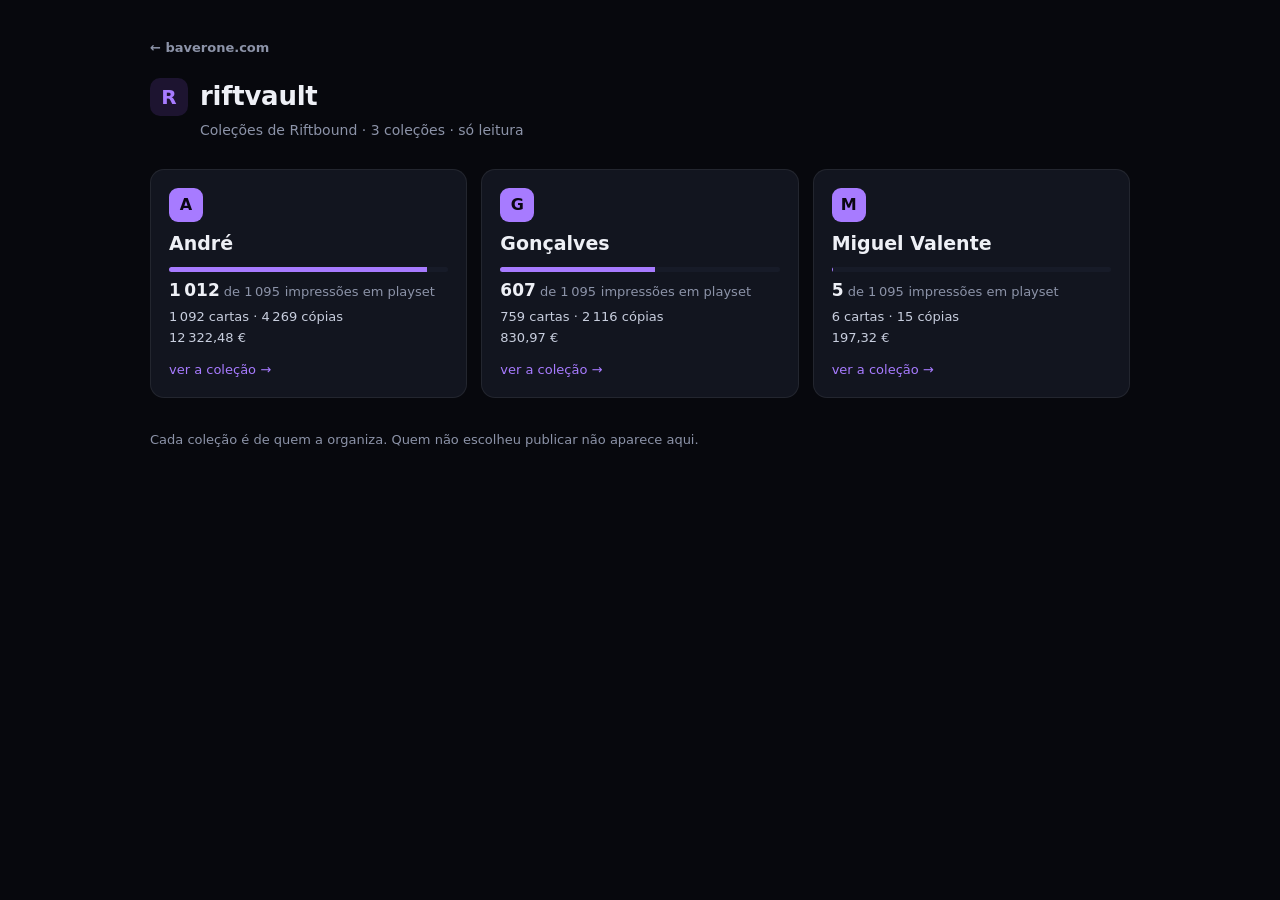
<file: site/index.html>
<!DOCTYPE html>
<html lang="pt-PT">
<head>
<meta charset="utf-8">
<meta name="viewport" content="width=device-width, initial-scale=1, viewport-fit=cover">
<meta name="theme-color" content="#07080d">
<title>riftvault — coleções de Riftbound</title>
<link rel="icon" href="data:image/svg+xml,%3Csvg xmlns='http://www.w3.org/2000/svg' viewBox='0 0 64 64'%3E%3Crect width='64' height='64' rx='14' fill='%23120f1d'/%3E%3Cpath d='M20 46V18h13a9 9 0 0 1 0 18h-4l10 10h-8l-9-10v-6h10a3 3 0 0 0 0-6h-6v22z' fill='%23a77bff'/%3E%3C/svg%3E">
<script>
  /* Um favorito antigo aponta para a raiz com a rota no `#`
     (`#colecao/UNL`). O `#` nunca chega ao servidor, por isso quem
     o pode apanhar é só o browser. Cego ao nome da secção de
     propósito: uma rota nova é reencaminhada sozinha. */
  (function () {
    var h = location.hash;
    if (h && h.length > 1) location.replace('u/baverone/' + h);
  })();
</script>
<style>
  :root {
    --bg: #07080d; --card2: #0e1018; --card: #12151f; --card3: #171b28;
    --ink: #eef0f6; --ink2: #c8cede; --muted: #8c93a8;
    --line: rgba(255,255,255,.07); --line2: rgba(255,255,255,.13);
    --accent: #a77bff; --accent-ink: #0b0713; --accent-soft: #1d1430;
    --font: 'Inter', system-ui, -apple-system, 'Segoe UI', Roboto, sans-serif;
    --font-hd: 'Space Grotesk', 'Inter', system-ui, -apple-system, sans-serif;
  }
  * { box-sizing: border-box; }
  body {
    margin: 0; background: var(--bg); color: var(--ink);
    font: 16px/1.5 var(--font);
    /* O telemóvel é o sítio onde ele usa isto. */
    padding: 32px 20px 64px; padding-bottom: calc(64px + env(safe-area-inset-bottom));
  }
  .l-wrap { max-width: 980px; margin: 0 auto; }
  /* O caminho de volta (20/10/2026, achado R6): as coleções têm-no, a lista
     não tinha nenhum — os únicos links eram os cartões. */
  .l-casa {
    display: inline-block; margin-bottom: 14px; padding: 6px 0;
    color: var(--muted); font-size: 13px; font-weight: 600; text-decoration: none;
  }
  .l-casa:hover, .l-casa:focus-visible { color: var(--accent); }
  .l-topo { display: flex; align-items: center; gap: 12px; margin-bottom: 4px; }
  .l-logo {
    width: 38px; height: 38px; border-radius: 10px; flex: 0 0 auto;
    background: var(--accent-soft); color: var(--accent);
    display: grid; place-items: center;
    font: 700 20px/1 var(--font-hd);
  }
  h1 { font: 700 26px/1.2 var(--font-hd); margin: 0; letter-spacing: -.01em; }
  .l-sub-topo { color: var(--muted); margin: 0 0 28px 50px; font-size: 14px; }
  .l-grelha {
    display: grid; gap: 14px;
    grid-template-columns: repeat(auto-fill, minmax(240px, 1fr));
  }
  .l-cartao {
    display: block; text-decoration: none; color: inherit;
    background: var(--card); border: 1px solid var(--line);
    border-radius: 14px; padding: 18px;
  }
  .l-cartao:hover, .l-cartao:focus-visible {
    border-color: var(--accent); background: var(--card3);
  }
  .l-ini {
    display: grid; place-items: center; width: 34px; height: 34px;
    border-radius: 9px; background: var(--accent); color: var(--accent-ink);
    font: 700 16px/1 var(--font-hd); margin-bottom: 10px;
  }
  .l-cartao h2 { font: 600 19px/1.25 var(--font-hd); margin: 0 0 12px; }
  .l-barra {
    height: 5px; border-radius: 99px; background: var(--card3);
    overflow: hidden; margin-bottom: 8px;
  }
  .l-barra span { display: block; height: 100%; background: var(--accent); }
  .l-num { margin: 0 0 4px; font-size: 15px; }
  .l-num b { font: 600 17px/1 var(--font-hd); }
  .l-de, .l-rot { color: var(--muted); font-size: 13px; }
  .l-sub { margin: 0 0 2px; color: var(--ink2); font-size: 13px; }
  .l-ir { display: block; margin-top: 12px; color: var(--accent); font-size: 13px; }
  .l-vazio {
    background: var(--card); border: 1px solid var(--line); border-radius: 14px;
    padding: 20px; color: var(--muted); max-width: 62ch;
  }
  .l-rodape { margin-top: 32px; color: var(--muted); font-size: 13px; }
  @media (max-width: 480px) {
    body { padding: 20px 14px 48px; }
    .l-grelha { grid-template-columns: 1fr; }
  }
</style>
  <meta name="robots" content="noindex, nofollow, noarchive">
  <meta name="googlebot" content="noindex, nofollow">
</head>
<body>
  <div class="l-wrap">
    <a class="l-casa" href="https://baverone.com">← baverone.com</a>
    <div class="l-topo">
      <span class="l-logo" aria-hidden="true">R</span>
      <h1>riftvault</h1>
    </div>
    <p class="l-sub-topo">Coleções de Riftbound · 3 coleções · só leitura</p>
    <div class="l-grelha">
      <a class="l-cartao" href="u/baverone/"><span class="l-ini" aria-hidden="true">A</span><h2>André</h2><div class="l-barra"><span style="width:92.4%"></span></div><p class="l-num"><b>1 012</b><span class="l-de"> de 1 095</span> <span class="l-rot">impressões em playset</span></p><p class="l-sub">1 092 cartas · 4 269 cópias</p><p class="l-sub">12 322,48 €</p><span class="l-ir">ver a coleção →</span></a>
      <a class="l-cartao" href="u/goncalves/"><span class="l-ini" aria-hidden="true">G</span><h2>Gonçalves</h2><div class="l-barra"><span style="width:55.4%"></span></div><p class="l-num"><b>607</b><span class="l-de"> de 1 095</span> <span class="l-rot">impressões em playset</span></p><p class="l-sub">759 cartas · 2 116 cópias</p><p class="l-sub">830,97 €</p><span class="l-ir">ver a coleção →</span></a>
      <a class="l-cartao" href="u/miguel/"><span class="l-ini" aria-hidden="true">M</span><h2>Miguel Valente</h2><div class="l-barra"><span style="width:0.5%"></span></div><p class="l-num"><b>5</b><span class="l-de"> de 1 095</span> <span class="l-rot">impressões em playset</span></p><p class="l-sub">6 cartas · 15 cópias</p><p class="l-sub">197,32 €</p><span class="l-ir">ver a coleção →</span></a>
    </div>
    <p class="l-rodape">Cada coleção é de quem a organiza. Quem não escolheu
      publicar não aparece aqui.</p>
  </div>
</body>
</html>
</file>
